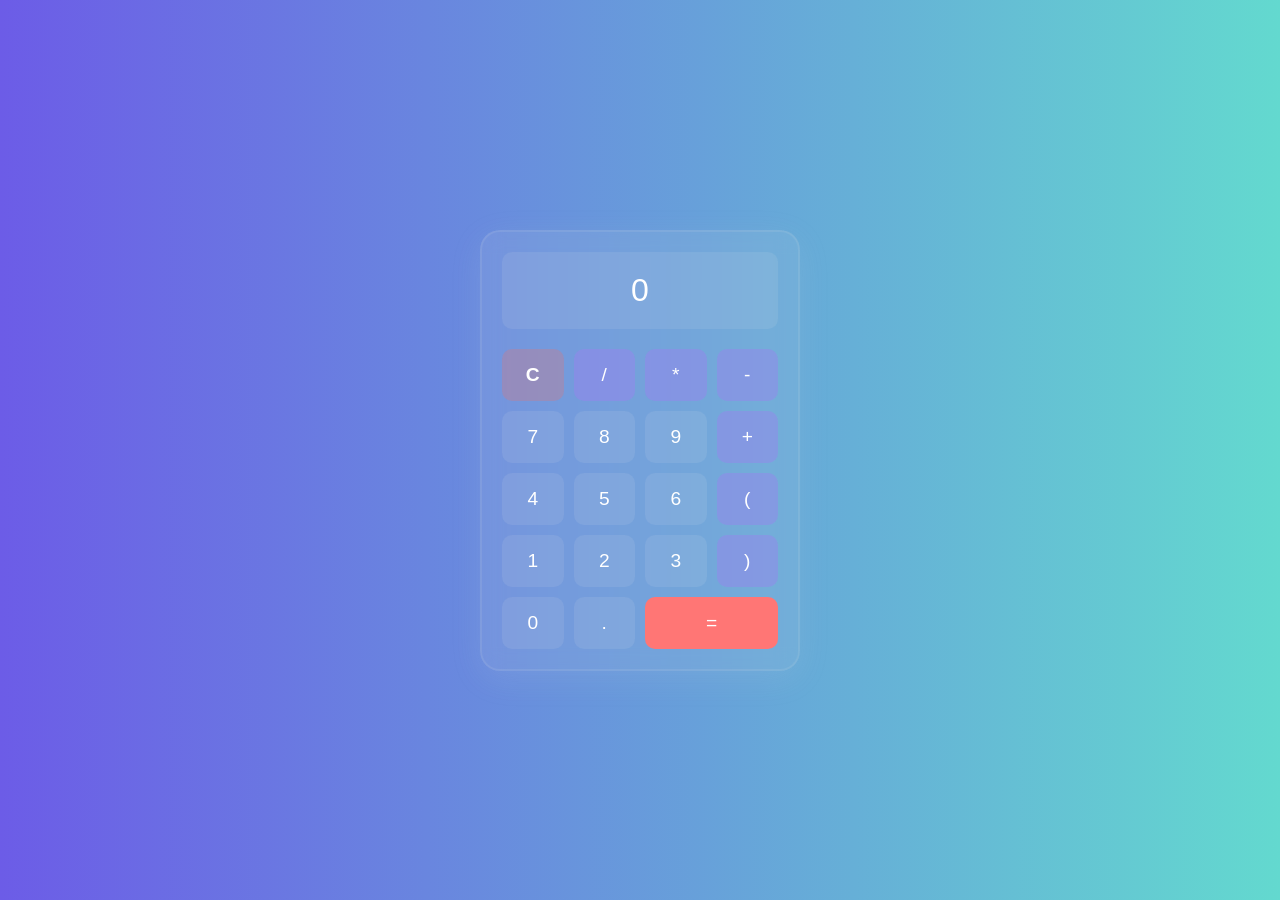
<file: Calculator/index.html>
<!DOCTYPE html>
<html lang="en">
<head>
    <meta charset="UTF-8">
    <meta name="viewport" content="width=device-width, initial-scale=1.0">
    <title>Calculator</title>
    <link rel="stylesheet" href="style.css">
</head>
<body>
    <div class="calculator">
        <div class="display">0</div>
        <div class="button">
            <button class="clear" onclick="clearDisplay()">C</button>
            <button class="operator" onclick="appendToDisplay('/')">/</button>
            <button class="operator" onclick="appendToDisplay('*')">*</button>
            <button class="operator" onclick="appendToDisplay('-')">-</button>
            <button onclick="appendToDisplay('7')">7</button>
            <button onclick="appendToDisplay('8')">8</button>
            <button onclick="appendToDisplay('9')">9</button>
            <button class="operator" onclick="appendToDisplay('+')">+</button>
            <button onclick="appendToDisplay('4')">4</button>
            <button onclick="appendToDisplay('5')">5</button>
            <button onclick="appendToDisplay('6')">6</button>
            <button class="operator" onclick="appendToDisplay('(')">(</button>
            <button onclick="appendToDisplay('1')">1</button>
            <button onclick="appendToDisplay('2')">2</button>
            <button onclick="appendToDisplay('3')">3</button>
            <button class="operator" onclick="appendToDisplay(')')">)</button>
            <button onclick="appendToDisplay('0')">0</button>
            <button onclick="appendToDisplay('.')">.</button>
            <button class="equals" onclick="calculate()" style="grid-column: span 2;">=</button>
        </div>
    </div>    
    <script src="index.js"></script>
</body>
</html>
</file>
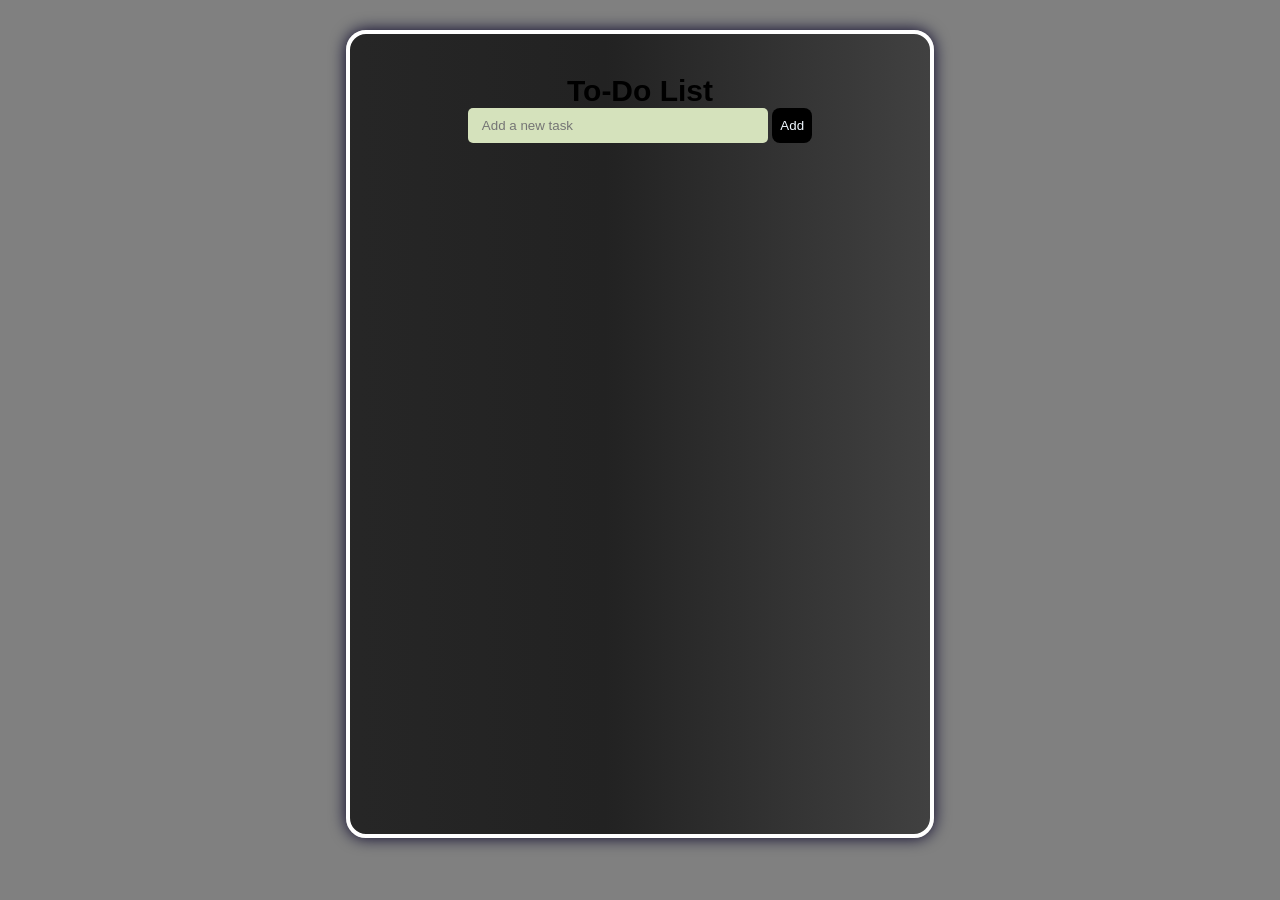
<file: To do list/index.html>
<!DOCTYPE html>
<html lang="en">
<head>
    <meta charset="UTF-8">
    <meta name="viewport" content="width=device-width, initial-scale=1.0">
    <title>To do list</title>
    <link rel="stylesheet" href="style.css">
</head>
<body>
    <div class="container">
        <h2>To-Do List</h2>
        <input type="text" id="task" placeholder="    Add a new task">
        <button id="button">Add</button>
        <ul class="task-list"></ul>
    </div>
    <script src="index.js"></script>
</body>
</html>
</file>
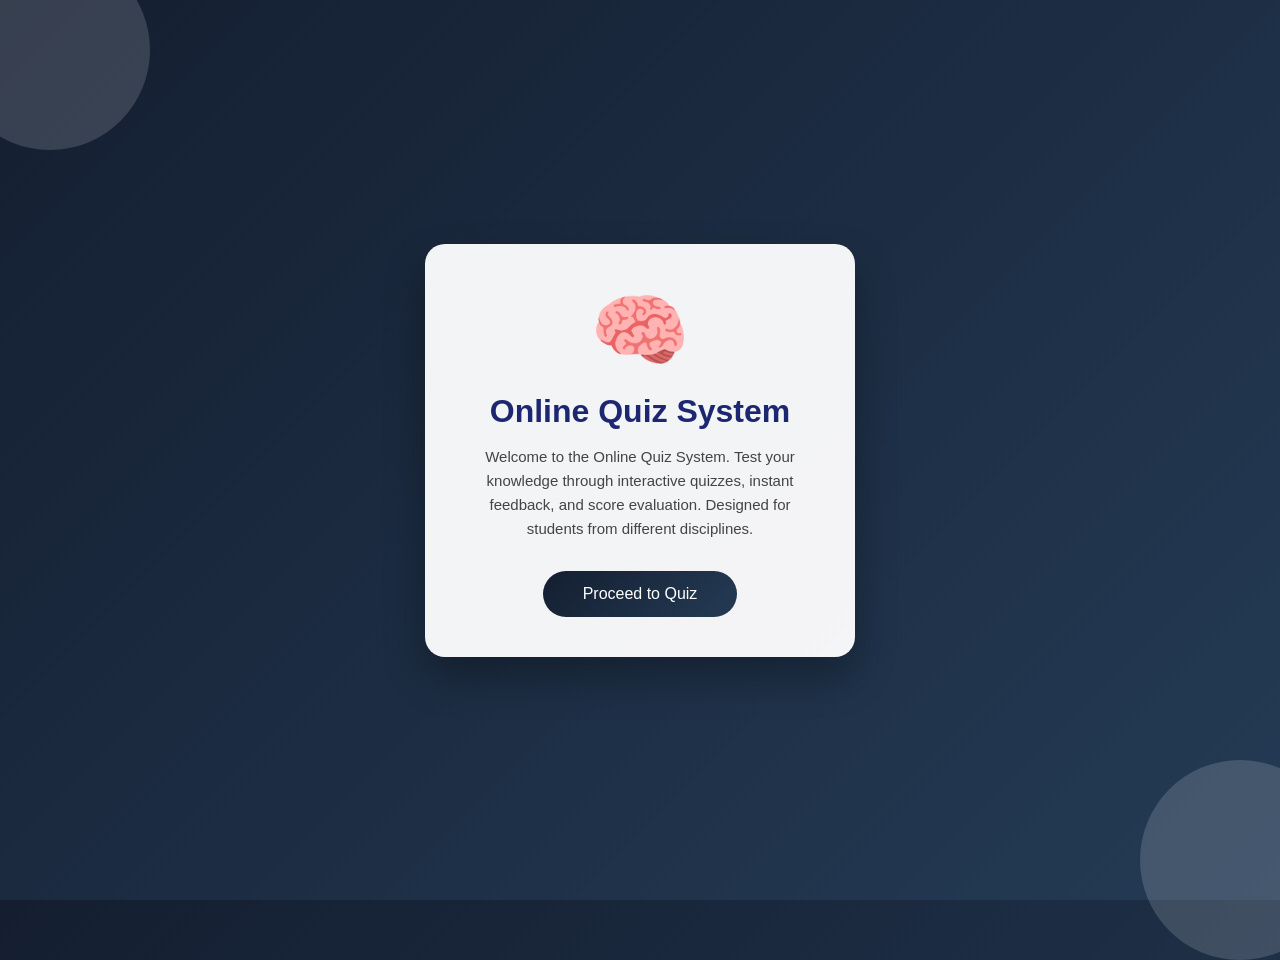
<file: DSA-project/src/main/resources/templates/index.html>
<!DOCTYPE html>
<html lang="en" xmlns:th="http://www.thymeleaf.org">
<head>
    <meta charset="UTF-8">
    <meta name="viewport" content="width=device-width, initial-scale=1.0">
    <title>Online Quiz System | Welcome</title>

    <style>
        *{
            margin:0;
            padding:0;
            box-sizing:border-box;
            font-family:'Segoe UI', Tahoma, Geneva, Verdana, sans-serif;
        }

        body{
            height:100vh;
            display:flex;
            justify-content:center;
            align-items:center;
            background: linear-gradient(135deg, #141e30, #243b55);
            overflow:hidden;
        }

        .circle{
            position:absolute;
            width:200px;
            height:200px;
            background:rgba(255,255,255,0.15);
            border-radius:50%;
            animation:float 6s infinite ease-in-out;
        }

        .circle:nth-child(1){
            top:-50px;
            left:-50px;
        }

        .circle:nth-child(2){
            bottom:-60px;
            right:-60px;
            animation-delay:2s;
        }

        .welcome-box{
            background:rgba(255,255,255,0.95);
            padding:40px 50px;
            width:430px;
            border-radius:20px;
            text-align:center;
            box-shadow:0 20px 40px rgba(0,0,0,0.3);
            animation:fadeIn 1.2s ease;
            z-index:1;
        }

        .icon{
            font-size:80px;
            margin-bottom:15px;
            animation:bounce 2.5s infinite;
        }

        h1{
            font-size:32px;
            color:#1d2671;
            margin-bottom:15px;
            animation:slideIn 1.2s ease;
        }

        p{
            font-size:15px;
            color:#444;
            line-height:1.6;
            margin-bottom:30px;
            animation:slideIn 1.6s ease;
        }

        .btn{
            display:inline-block;
            padding:14px 40px;
            font-size:16px;
            color:#fff;
            background: linear-gradient(135deg, #141e30, #243b55);
            border:none;
            border-radius:30px;
            cursor:pointer;
            text-decoration:none;
            transition:all 0.4s ease;
            animation:pulse 2s infinite;
        }

        .btn:hover{
            transform:translateY(-3px) scale(1.05);
            box-shadow:0 10px 25px rgba(0,0,0,0.3);
        }

        @keyframes fadeIn{
            from{opacity:0; transform:translateY(30px);}
            to{opacity:1; transform:translateY(0);}
        }

        @keyframes slideIn{
            from{opacity:0; transform:translateX(-40px);}
            to{opacity:1; transform:translateX(0);}
        }

        @keyframes bounce{
            0%,100%{transform:translateY(0);}
            50%{transform:translateY(-15px);}
        }

        @keyframes pulse{
            0%{box-shadow:0 0 0 0 rgba(195,55,100,0.6);}
            70%{box-shadow:0 0 0 15px rgba(195,55,100,0);}
            100%{box-shadow:0 0 0 0 rgba(195,55,100,0);}
        }

        @keyframes float{
            0%{transform:translateY(0);}
            50%{transform:translateY(20px);}
            100%{transform:translateY(0);}
        }
    </style>
</head>

<body>

    <div class="circle"></div>
    <div class="circle"></div>

    <div class="welcome-box">
        <div class="icon">🧠</div>
        <h1>Online Quiz System</h1>
        <p>
            Welcome to the Online Quiz System. Test your knowledge through
            interactive quizzes, instant feedback, and score evaluation.
            Designed for students from different disciplines.
        </p>
        <a href="/form" class="btn">Proceed to Quiz</a>
    </div>

</body>
</html>
</file>
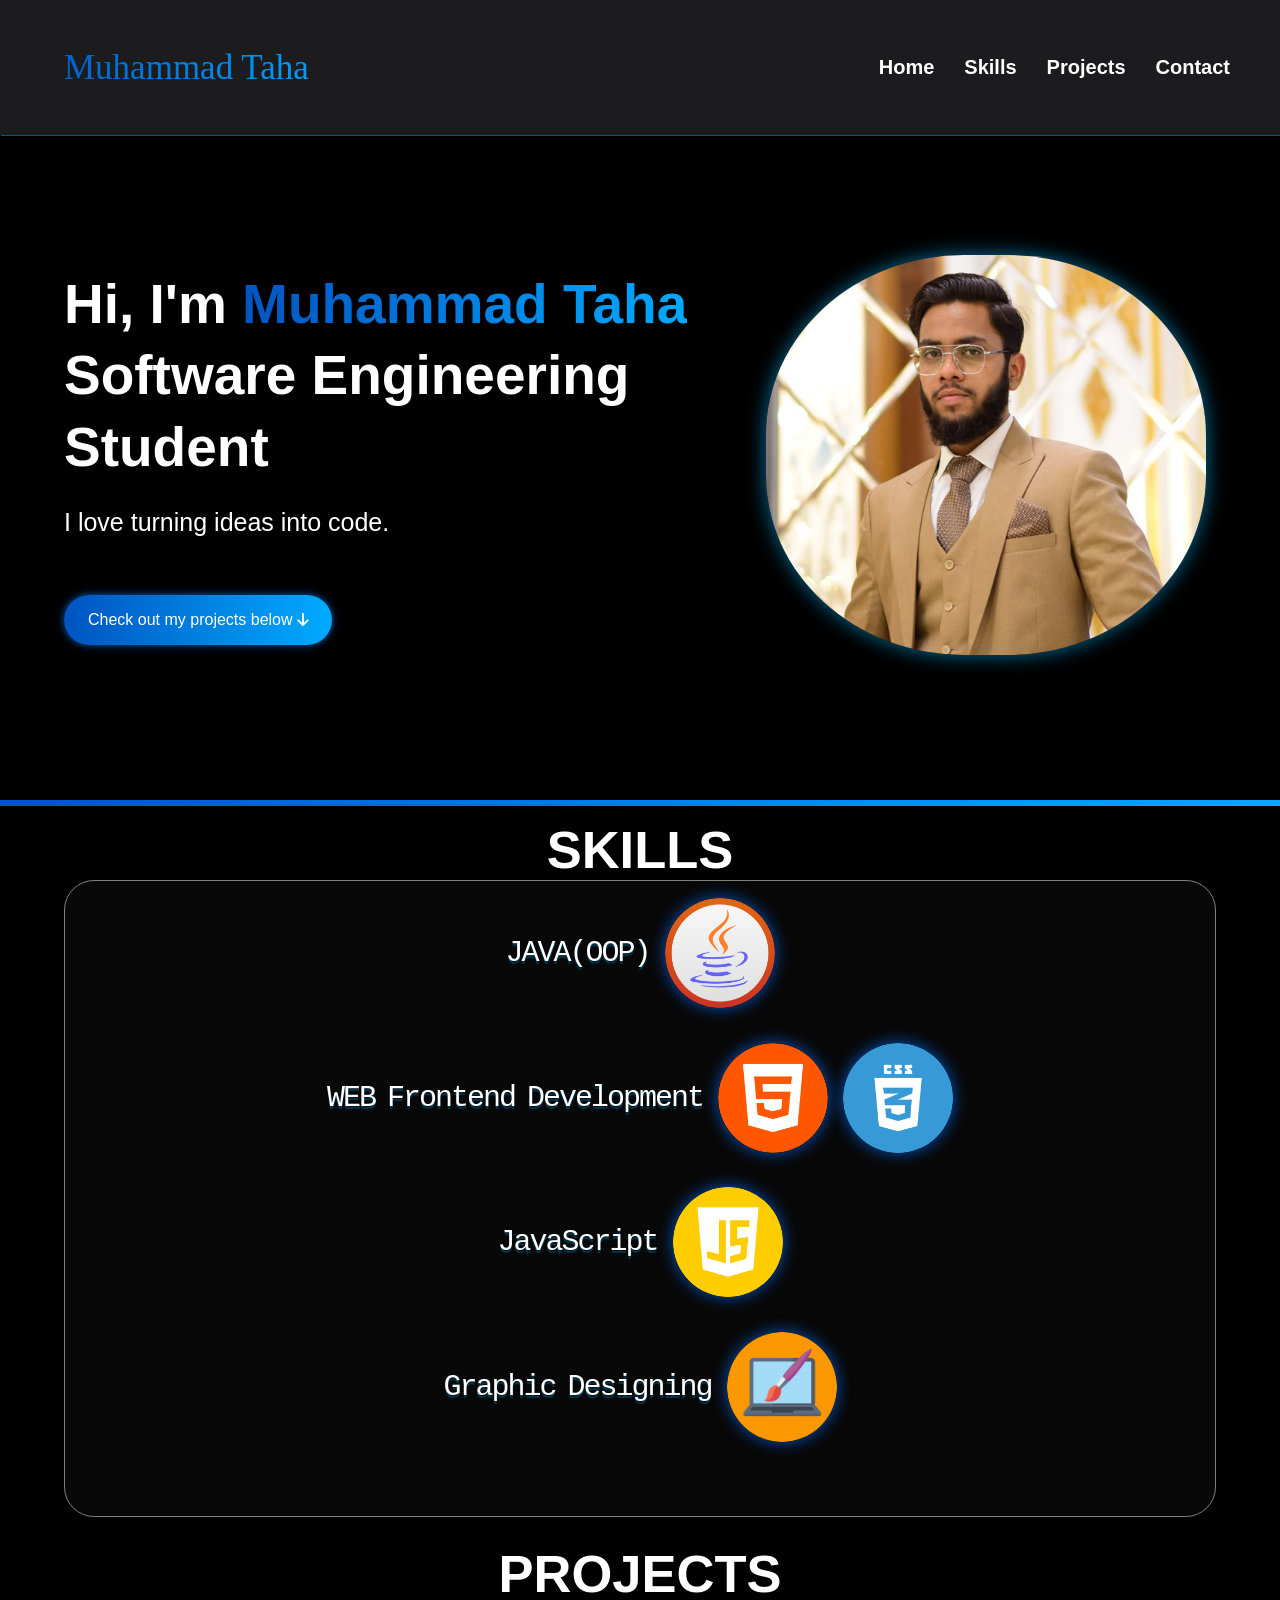
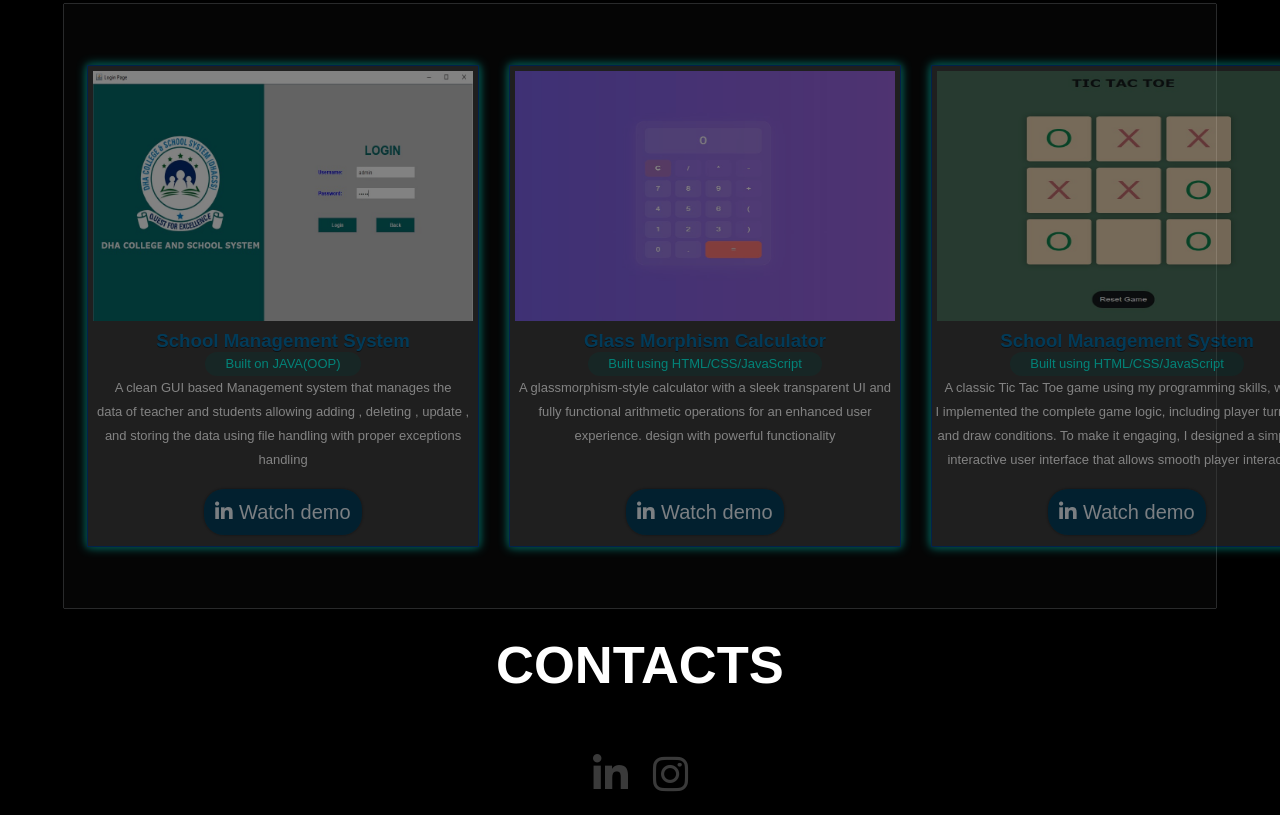
<file: portfolio/portfolio.html>
<!DOCTYPE html>
<html lang="en">

<head>
    <meta charset="UTF-8">
    <meta name="viewport" content="width=device-width, initial-scale=1.0">
    <link rel="stylesheet" href="https://cdnjs.cloudflare.com/ajax/libs/font-awesome/4.7.0/css/font-awesome.min.css">
    <link rel="stylesheet" href="https://cdnjs.cloudflare.com/ajax/libs/font-awesome/6.5.2/css/all.min.css">
    <link rel="stylesheet" href="https://cdnjs.cloudflare.com/ajax/libs/font-awesome/4.7.0/css/font-awesome.min.css">
    <title>My Portfolio</title>
    <link rel="stylesheet" href="portfolio.css">
</head>

<body>

    <nav>
        <div class="logo"> Muhammad <span>Taha</span> </div>
        <div class="nav-links">
            <ul class="nav-list">
                <li><a href="#home">Home</a></li>
                <li><a href="#skills">Skills</a></li>
                <li><a href="#projects">Projects</a></li>
                <li><a href="#contact">Contact</a></li>
            </ul>
        </div>
        <i style="font-size:24px" onclick="toggleMenu()" class="fa">&#xf0c9;</i>
    </nav>

    <section class="intro" id="home">
        <div class="me">
            <h1>Hi, I'm <span>Muhammad Taha</span><br>Software Engineering Student</h1>
            <p> I love turning ideas into code.</p>
            <br>
            <a href="#projects" >Check out my projects below <i style='font-size:15px' class='fas'>&#xf063;</i></a>
        </div>

        <div class="profile">
            <img src="mypic.jpg" alt="My picture">
        </div>
    </section>

    <div class="line"></div>

    <section class="skill-section" id="skills">
        <div class="heading">
            <h1>SKILLS</h1>
        </div>

        <div class="skills-container">
            <div class="skill">JAVA(OOP)
                <img src="java.png" alt="Icon" id="icon">
            </div>
            <div class="skill">WEB Frontend Development
                <img src="html.png" alt="Icon"><img src="css.png" alt="Icon">
            </div>
            <div class="skill">JavaScript
                <img src="js.png" alt="Icon">
            </div>
            <div class="skill">Graphic Designing
                <img src="graphic-designing.jpg" alt="Icon">
            </div>
        </div>
    </section>

    <section class="Project-section" id="projects">
        <div class="heading">
            <h1>PROJECTS</h1>
        </div>

        <div class="projects-container">
            <div class="p-card">
                <img src="SMS.jpg" alt="project image">
                <h3>School Management System</h3>
                <p id="sub-head-1">Built on JAVA(OOP)</p>
                <p>A clean GUI based Management system that manages the <br> data of teacher and students allowing adding , deleting , 
                    update , <br> and storing the data using file handling with proper exceptions handling</p>
                <a href="p-link"><i class="fa-brands fa-linkedin"></i> Watch demo </a>
            </div>

            <div class="p-card calculator">
                <img src="calculator-p.jpg" alt="project image">
                <h3>Glass Morphism Calculator</h3>
                <p id="sub-head">Built using HTML/CSS/JavaScript</p>
                <p>A glassmorphism-style calculator with a sleek transparent UI and fully functional arithmetic operations for an enhanced user experience. design with powerful functionality</p>
                <a href="p-link"><i class="fa-brands fa-linkedin"></i> Watch demo </a>
            </div>

            <div class="p-card">
                <img src="tic-tac-toe.jpg" alt="project image">
                <h3>School Management System</h3>
                <p id="sub-head">Built using HTML/CSS/JavaScript</p>
                <p>A classic Tic Tac Toe game using my programming skills, where<br>I implemented the  complete game logic, including player turns, win and draw conditions. To make it engaging, I designed a simple yet interactive user interface that allows smooth player interaction. </p>
                <a href="p-link"><i class="fa-brands fa-linkedin"></i> Watch demo </a>
            </div>

        </div>
    </section>

    <section class="contact-section">
        <div class="heading">
            <h1>CONTACTS</h1>
        </div>

        <div class="contacts">
            <a href=""><i class="fa-brands fa-linkedin"></i></a>
            <a href=""><i class="fab fa-instagram"></i></a>
        </div>
    </section>

    <script src="portfolio.js"></script>
</body>

</html>
</file>
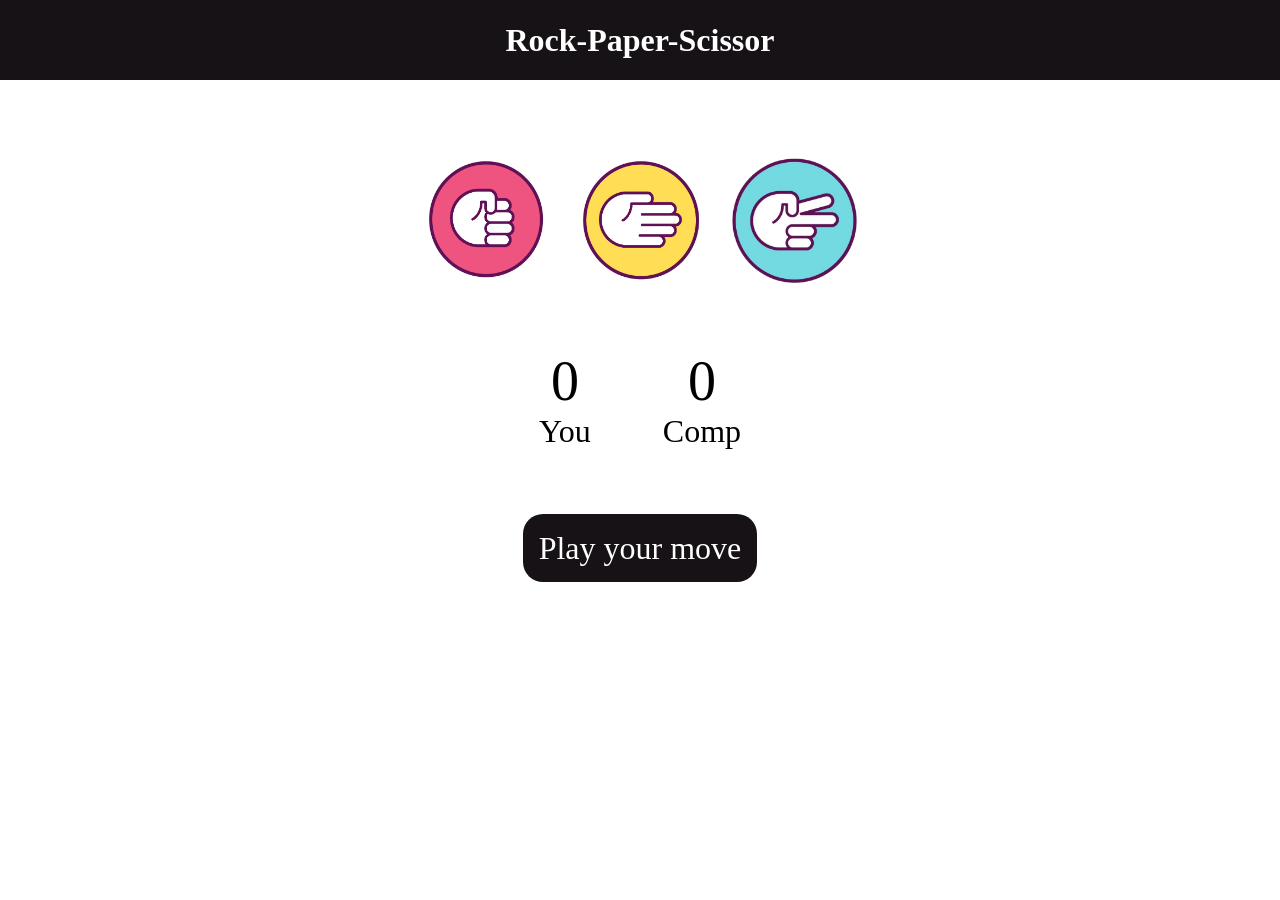
<file: rock paper scissor/rockpaper.html>
<!DOCTYPE html>
<html lang="en">
<head>
    <meta charset="UTF-8">
    <meta name="viewport" content="width=device-width, initial-scale=1.0">
    <title>ROCK-PAPER-SCISSOR</title>
    <link rel="stylesheet" href="rockpaper.css">
</head>
<body>
    <h1>Rock-Paper-Scissor</h1>
    <div class="choices">
        <div class="choice" id="rock">
            <img src="rock.png" alt="rock">
        </div>
        <div class="choice" id="paper">
            <img src="paper.png" alt="rock">
        </div>
        <div class="choice" id="scissor">
            <img src="scissor.png" alt="rock">
        </div>
    </div>

    <div class="score-board">
        <div class="score">
            <p id="user">0</p>
            <p>You</p>
        </div>
        <div class="score">
            <p id="comp">0</p>
            <p>Comp</p>
        </div>
    </div>

    <div class="msg-container">
        <p id="msg">Play your move</p>
    </div>
    <script src="rockpaper.js"></script>
</body>
</html>
</file>
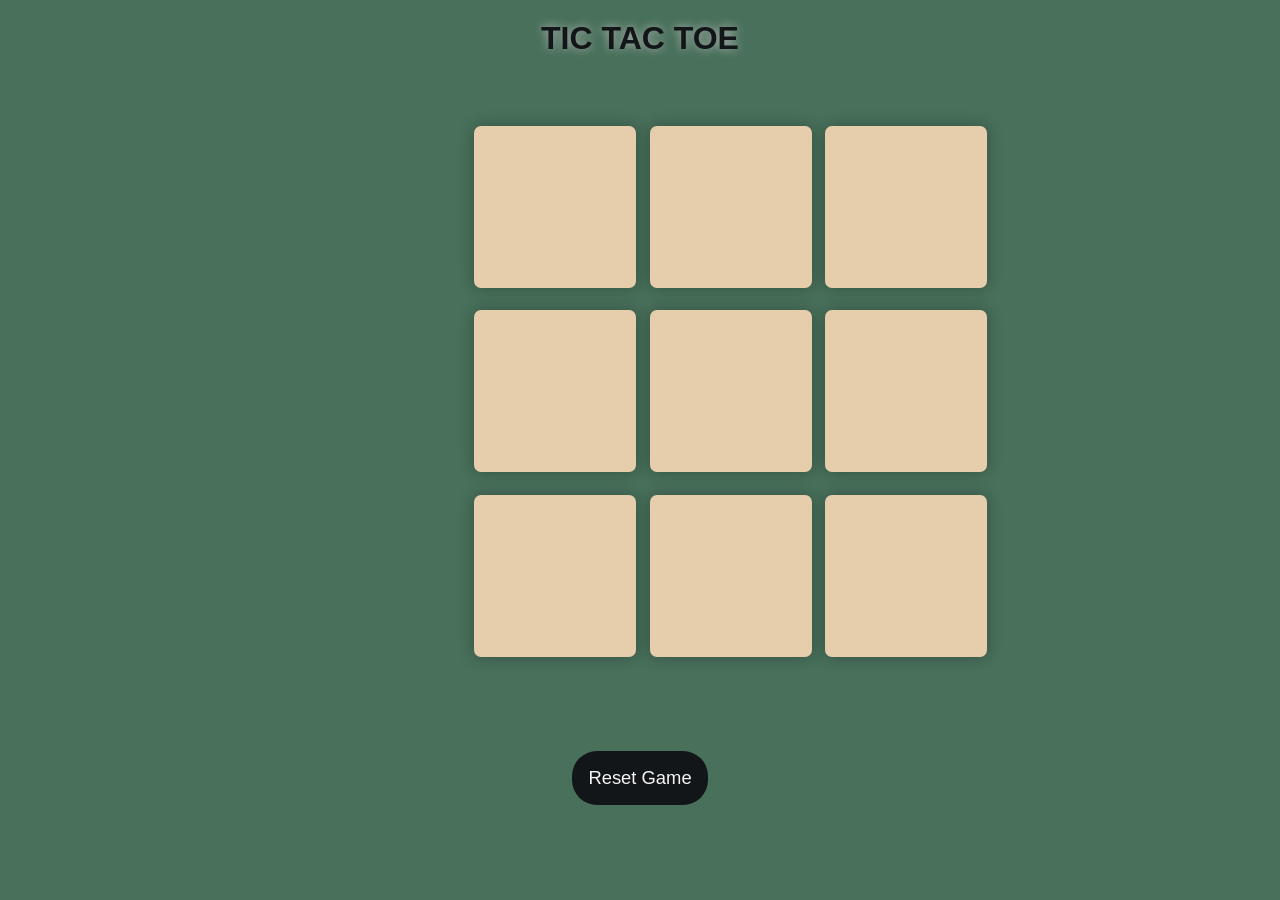
<file: tic tac toe/tictactoe.html>
<!DOCTYPE html>
<html lang="en">
<head>
    <meta charset="UTF-8">
    <meta name="viewport" content="width=device-width, initial-scale=1.0">
    <title>TIC-TAC-TOE</title>
    <link rel="stylesheet" href="tictactoe.css">
</head>
<body>
    <div class="msg-container hide">
        <p id="msg">Winner</p>
        <button id="new-btn">New Game</button>
    </div>
   <main>
    <h1>TIC TAC TOE</h1>
    <div class="container">
         <div class="game">
            <button class="box"></button>
            <button class="box"></button>
            <button class="box"></button>
            <button class="box"></button>
            <button class="box"></button>
            <button class="box"></button>
            <button class="box"></button>
            <button class="box"></button>
            <button class="box"></button>
          </div>
        </div>
        <button id="reset">Reset Game</button>
    </main>
    <script src="tictactoe.js"></script>
</body>
</html>
</file>
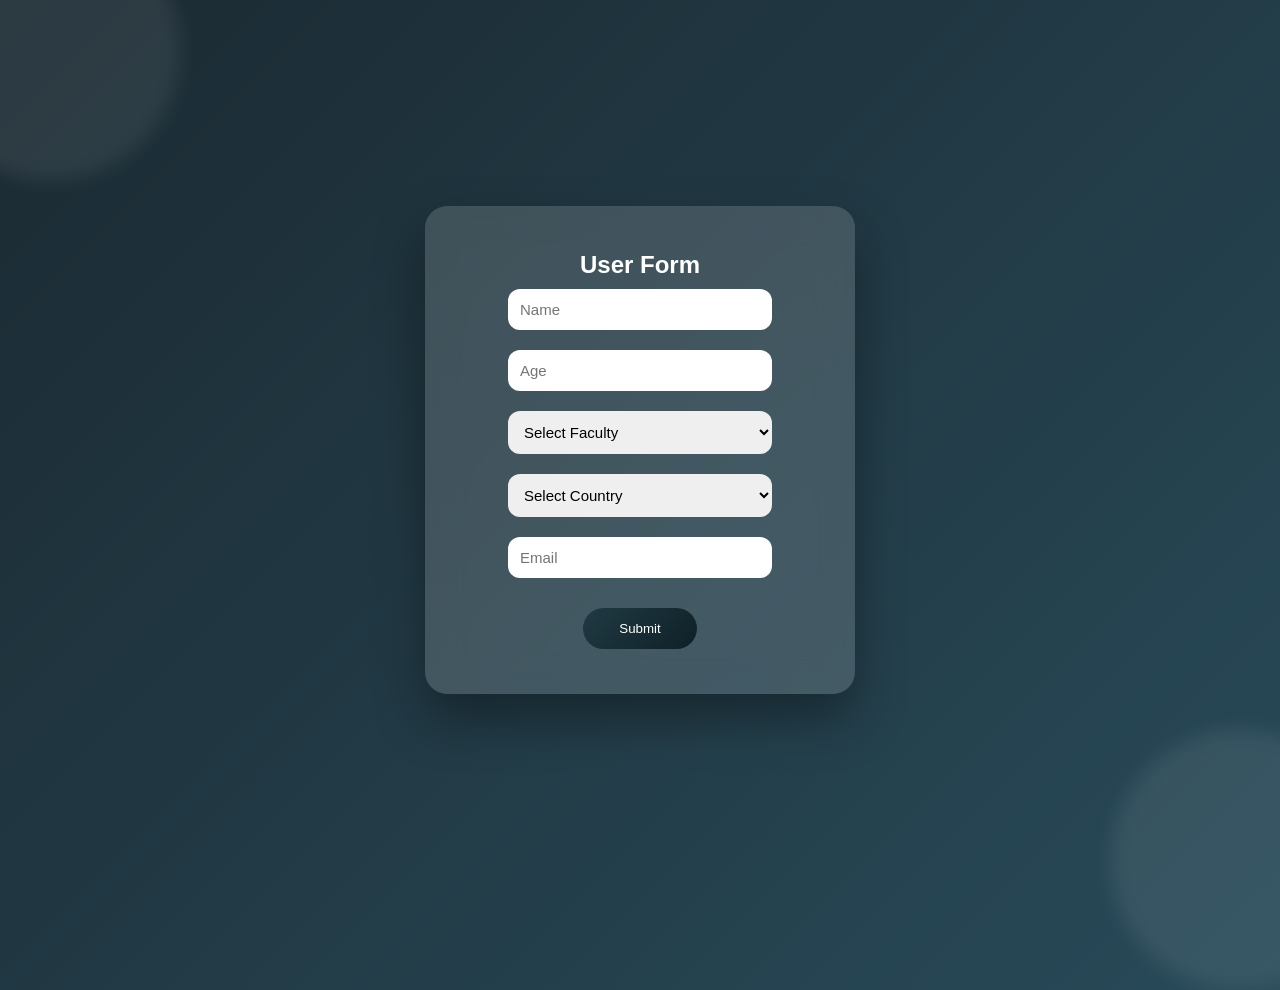
<file: DSA-project/src/main/resources/templates/form.html>
<!DOCTYPE html>
<html lang="en" xmlns:th="http://www.thymeleaf.org">
<head>
<meta charset="UTF-8">
<meta name="viewport" content="width=device-width, initial-scale=1.0">
<title>Online Quiz System | User-Form</title>
<style>
*{margin:0;padding:0;box-sizing:border-box;font-family:'Segoe UI',Tahoma,Geneva,Verdana,sans-serif;}
body{height:100vh;display:flex;justify-content:center;align-items:center;background:linear-gradient(-45deg,#0f2027,#203a43,#2c5364,#1b2a32);background-size:400% 400%;animation:bgMove 12s ease infinite;}
.blob{position:absolute;width:260px;height:260px;background:rgba(255,255,255,0.08);border-radius:50%;filter:blur(10px);animation:blobFloat 14s infinite ease-in-out;}
.blob.one{top:-80px;left:-80px;}
.blob.two{bottom:-90px;right:-90px;animation-delay:4s;}
.form-box{background:rgba(255,255,255,0.15);backdrop-filter:blur(18px);padding:45px 50px;width:430px;border-radius:22px;text-align:center;box-shadow:0 25px 50px rgba(0,0,0,0.35);}
input, select{width:80%;padding:12px;margin:10px 0;border-radius:12px;border:none;outline:none;font-size:15px;}
.btn{margin-top:20px;padding:13px 36px;border:none;border-radius:30px;background:linear-gradient(135deg,#203a43,#0f2027);color:#fff;cursor:pointer;transition:0.4s;}
.btn:hover{transform:translateY(-3px);box-shadow:0 12px 30px rgba(0,0,0,0.4);}
@keyframes bgMove{0%{background-position:0% 50%;}50%{background-position:100% 50%;}100%{background-position:0% 50%;}}
@keyframes blobFloat{0%,100%{transform:translateY(0);}50%{transform:translateY(40px);}}
h2{color:white}
</style>
</head>
<body>

<div class="blob one"></div>
<div class="blob two"></div>

<div class="form-box">
    <form action="/Menu" method="post">
        <h2>User Form</h2>
        <input type="text" id="name" placeholder="Name" required name="name">
        <input type="number" id="age" placeholder="Age" required name="age">
        <select id="faculty" name="faculty" required>
            <option value="" disabled selected>Select Faculty</option>
            <option value="CS">CS</option>
            <option value="BBA">BBA</option>
            <option value="MBBS">MBBS</option>
        </select>
        <select id="country" name="country" required>
            <option value="" disabled selected>Select Country</option>
            <option value="Pakistan">Pakistan</option>
            <option value="USA">USA</option>
            <option value="UK">UK</option>
        </select>
        <input type="email" id="email" placeholder="Email" required name="email">
        <button class="btn" id="submitBtn" type="submit">Submit</button>
    </form>
    
</div>

<script>
document.getElementById('submitBtn').addEventListener('click', ()=>{
    const faculty = document.getElementById('faculty').value;
    if(!faculty) { alert("Select faculty"); return; }
    localStorage.setItem('selectedFaculty', faculty);
});
</script>

</body>
</html>
</file>
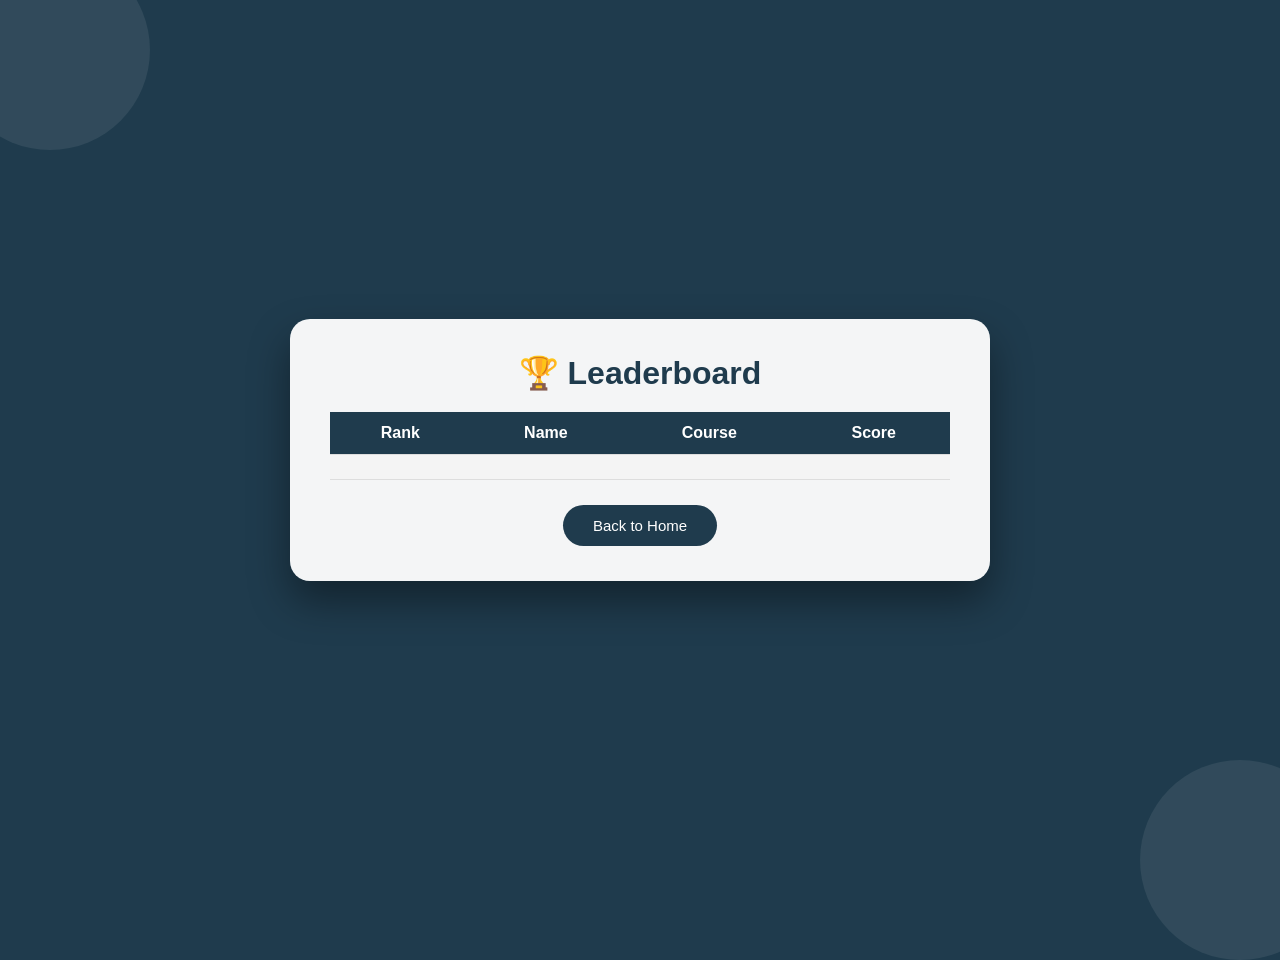
<file: DSA-project/src/main/resources/templates/leaderboard.html>
<!DOCTYPE html>
<html lang="en" xmlns:th="http://www.thymeleaf.org">
<head>
    <meta charset="UTF-8">
    <meta name="viewport" content="width=device-width, initial-scale=1.0">
    <title>Leaderboard | Online Quiz System</title>

    <style>
        *{
            margin:0;
            padding:0;
            box-sizing:border-box;
            font-family:'Segoe UI', Tahoma, Geneva, Verdana, sans-serif;
        }

        body{
            height:100vh;
            display:flex;
            justify-content:center;
            align-items:center;
            background:#1F3B4D;
            overflow:hidden;
        }

        .circle{
            position:absolute;
            width:200px;
            height:200px;
            background:rgba(255,255,255,0.08);
            border-radius:50%;
            animation:float 6s infinite ease-in-out;
        }

        .circle:nth-child(1){
            top:-50px;
            left:-50px;
        }

        .circle:nth-child(2){
            bottom:-60px;
            right:-60px;
            animation-delay:2s;
        }

        .box{
            background:rgba(255,255,255,0.95);
            padding:35px 40px;
            width:700px;
            border-radius:20px;
            text-align:center;
            box-shadow:0 20px 40px rgba(0,0,0,0.4);
            animation:fadeIn 1.2s ease;
            z-index:1;
        }

        h1{
            font-size:32px;
            color:#1F3B4D;
            margin-bottom:20px;
            animation:slideIn 1.2s ease;
        }

        table{
            width:100%;
            border-collapse:collapse;
            margin-bottom:25px;
            animation:slideIn 1.6s ease;
        }

        th, td{
            padding:12px;
            text-align:center;
            border-bottom:1px solid #ddd;
        }

        th{
            background:#1F3B4D;
            color:#fff;
        }

        tr:nth-child(even){
            background:#f4f4f4;
        }

        .btn{
            display:inline-block;
            padding:12px 30px;
            font-size:15px;
            color:#fff;
            background:#1F3B4D;
            border:none;
            border-radius:30px;
            cursor:pointer;
            text-decoration:none;
            transition:all 0.4s ease;
            animation:pulse 2s infinite;
        }

        .btn:hover{
            transform:translateY(-3px) scale(1.05);
            box-shadow:0 10px 25px rgba(0,0,0,0.3);
        }

        @keyframes fadeIn{
            from{opacity:0; transform:translateY(30px);}
            to{opacity:1; transform:translateY(0);}
        }

        @keyframes slideIn{
            from{opacity:0; transform:translateX(-40px);}
            to{opacity:1; transform:translateX(0);}
        }

        @keyframes pulse{
            0%{box-shadow:0 0 0 0 rgba(31,59,77,0.6);}
            70%{box-shadow:0 0 0 15px rgba(31,59,77,0);}
            100%{box-shadow:0 0 0 0 rgba(31,59,77,0);}
        }

        @keyframes float{
            0%{transform:translateY(0);}
            50%{transform:translateY(20px);}
            100%{transform:translateY(0);}
        }
    </style>
</head>

<body>

    <div class="circle"></div>
    <div class="circle"></div>

    <div class="box">
        <h1>🏆 Leaderboard</h1>

        <table>
            <tr>
                <th>Rank</th>
                <th>Name</th>
                <th>Course</th>
                <th>Score</th>
            </tr>
            <tr th:each="entry , stat : ${leaderboard}">
                <td th:text="${stat.count}"></td>
                <td th:text="${entry.name}"></td>
                <td th:text="${entry.course}"></td>
                <td th:text="${entry.percentage} + '%'"></td>
            </tr>
        </table>

        <a href="/" class="btn">Back to Home</a>
    </div>

</body>
</html>
</file>
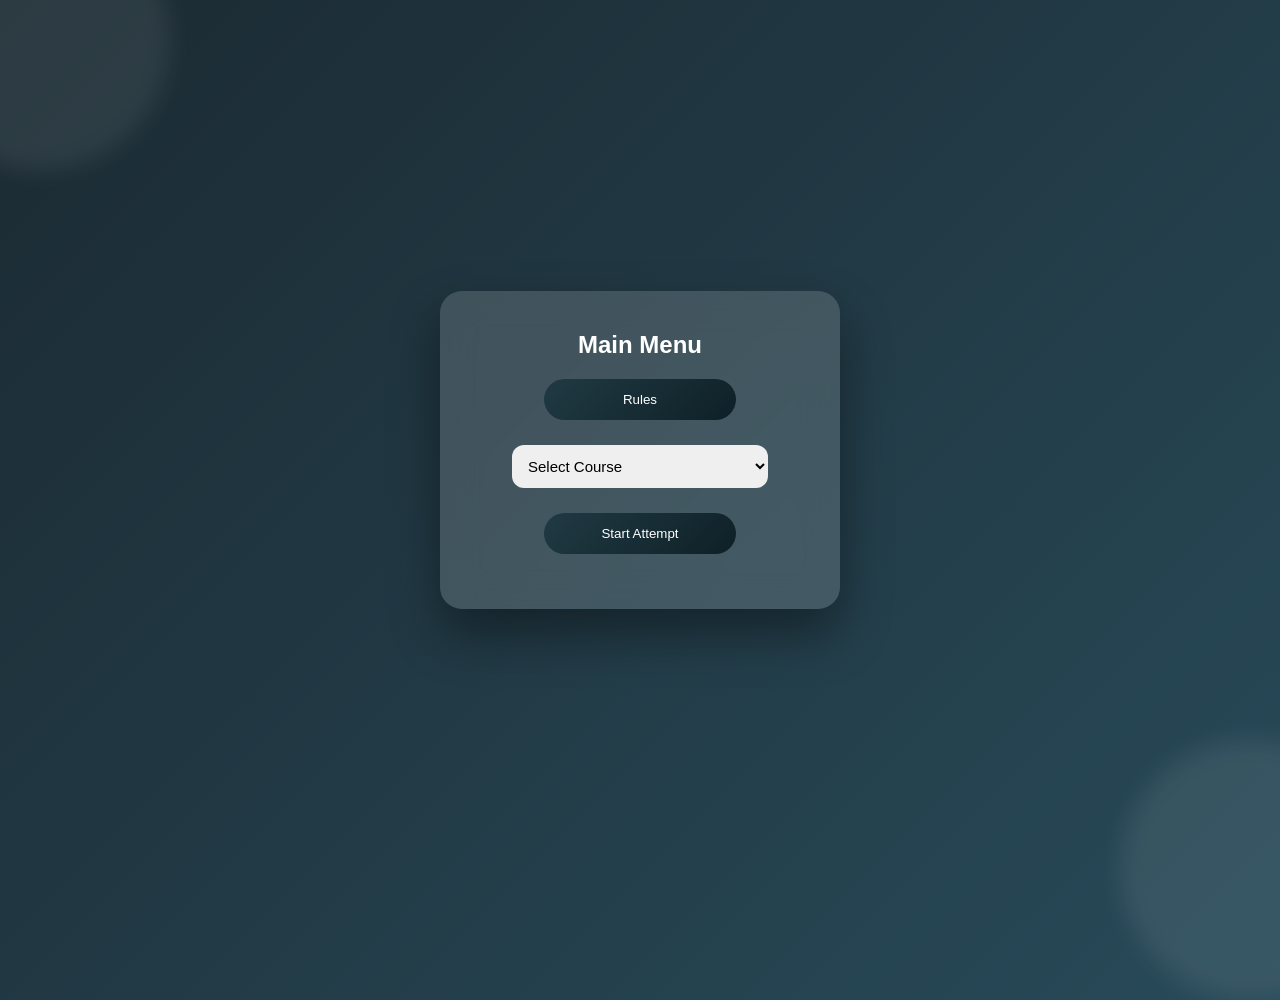
<file: DSA-project/src/main/resources/templates/Menu.html>
<!DOCTYPE html>
<html lang="en" xmlns:th="http://www.thymeleaf.org">
<head>
<meta charset="UTF-8">
<meta name="viewport" content="width=device-width, initial-scale=1.0">
<title>Online Quiz System | Main Menu</title>
<style>
*{margin:0;padding:0;box-sizing:border-box;font-family:'Segoe UI',Tahoma,Geneva,Verdana,sans-serif;}
body{height:100vh;display:flex;justify-content:center;align-items:center;background:linear-gradient(-45deg,#0f2027,#203a43,#2c5364,#1b2a32);background-size:400% 400%;animation:bgMove 14s ease infinite;overflow:hidden;}
.blob{position:absolute;width:260px;height:260px;background:rgba(255,255,255,0.08);border-radius:50%;filter:blur(12px);animation:blobFloat 15s infinite ease-in-out;}
.blob.one{top:-90px;left:-90px;}
.blob.two{bottom:-100px;right:-100px;animation-delay:5s;}
.result-box{background:rgba(255,255,255,0.15);backdrop-filter:blur(18px);width:400px;padding:40px;border-radius:22px;text-align:center;box-shadow:0 25px 50px rgba(0,0,0,0.4);animation:cardReveal 1.4s ease forwards;opacity:0;transform:translateY(40px);}
h2{color:#ffffff;margin-bottom:20px;}
select{width:80%;padding:12px;margin:10px 0;border-radius:12px;border:none;outline:none;font-size:15px;}
.btn{margin:15px 0;padding:13px 36px;border:none;border-radius:30px;background:linear-gradient(135deg,#203a43,#0f2027);color:#fff;cursor:pointer;transition:0.4s;display:block;width:60%;margin-left:auto;margin-right:auto;}
.btn:hover{transform:translateY(-3px);box-shadow:0 12px 30px rgba(0,0,0,0.4);}
.modal{display:none;position:fixed;top:0;left:0;width:100%;height:100%;background:rgba(0,0,0,0.6);backdrop-filter:blur(5px);justify-content:center;align-items:center;z-index:10;}
.modal-content{background:rgba(255,255,255,0.15);backdrop-filter:blur(18px);padding:30px;border-radius:20px;width:350px;text-align:left;color:#fff;box-shadow:0 25px 50px rgba(0,0,0,0.4);animation:cardReveal 0.6s ease forwards;}
.modal-content h3{margin-bottom:15px;}
.modal-content ul{padding-left:20px;}
.close-btn{background:#ff4c4c;border:none;padding:8px 15px;border-radius:12px;cursor:pointer;float:right;color:#fff;font-weight:bold;margin-top:-10px;margin-right:-10px;}
@keyframes bgMove{0%{background-position:0% 50%;}50%{background-position:100% 50%;}100%{background-position:0% 50%;}}
@keyframes blobFloat{0%,100%{transform:translateY(0);}50%{transform:translateY(40px);}}
@keyframes cardReveal{to{opacity:1; transform:translateY(0);}}
</style>
</head>
<body>

<div class="blob one"></div>
<div class="blob two"></div>

<div class="result-box">

    <h2>Main Menu</h2>
    <button class="btn" id="rulesBtn">Rules</button>
    <form action="/Quiz" method="post">
        <select id="courseSelect" name="course" required>
            <option value="" disabled selected>Select Course</option>
        </select>
        <button class="btn" id="startBtn" type="submit">Start Attempt</button>
    </form>
</div>

<div class="modal" id="rulesModal">
    <div class="modal-content">
        <button class="close-btn" id="closeModal">X</button>
        <h3>Quiz Rules</h3>
        <ul>
            <li>Read all questions carefully.</li>
            <li>No negative marking for wrong answers.</li>
            <li>Complete the quiz within the given time.</li>
            <li>Do not refresh or close the page during attempt.</li>
            <li>Each question carries equal marks.</li>
        </ul>
    </div>
</div>

<script>
const rulesBtn = document.getElementById('rulesBtn');
const modal = document.getElementById('rulesModal');
const closeModal = document.getElementById('closeModal');
rulesBtn.addEventListener('click', ()=>modal.style.display="flex");
closeModal.addEventListener('click', ()=>modal.style.display="none");
window.addEventListener('click', e=>{if(e.target===modal) modal.style.display="none";});

const courseSelect = document.getElementById('courseSelect');
const startBtn = document.getElementById('startBtn');

const faculty = localStorage.getItem('selectedFaculty');
const courses = {
    CS: ["DSA","OOP","Networking"],
    BBA: ["Marketing","Accounting","Management"],
    MBBS: ["Pharmacology","Physiology","Anatomy"]
};

if(faculty && courses[faculty]){
    courses[faculty].forEach(c=>{
        const option = document.createElement('option');
        option.value = c;
        option.textContent = c;
        courseSelect.appendChild(option);
    });
}

startBtn.addEventListener('click', ()=>{
    const selectedCourse = courseSelect.value;
    if(!selectedCourse){
        alert("Please select a course first!");
        return;
    }
    localStorage.setItem('selectedCourse', selectedCourse);
    window.location.href = "Quiz";
});
</script>

</body>
</html>
</file>
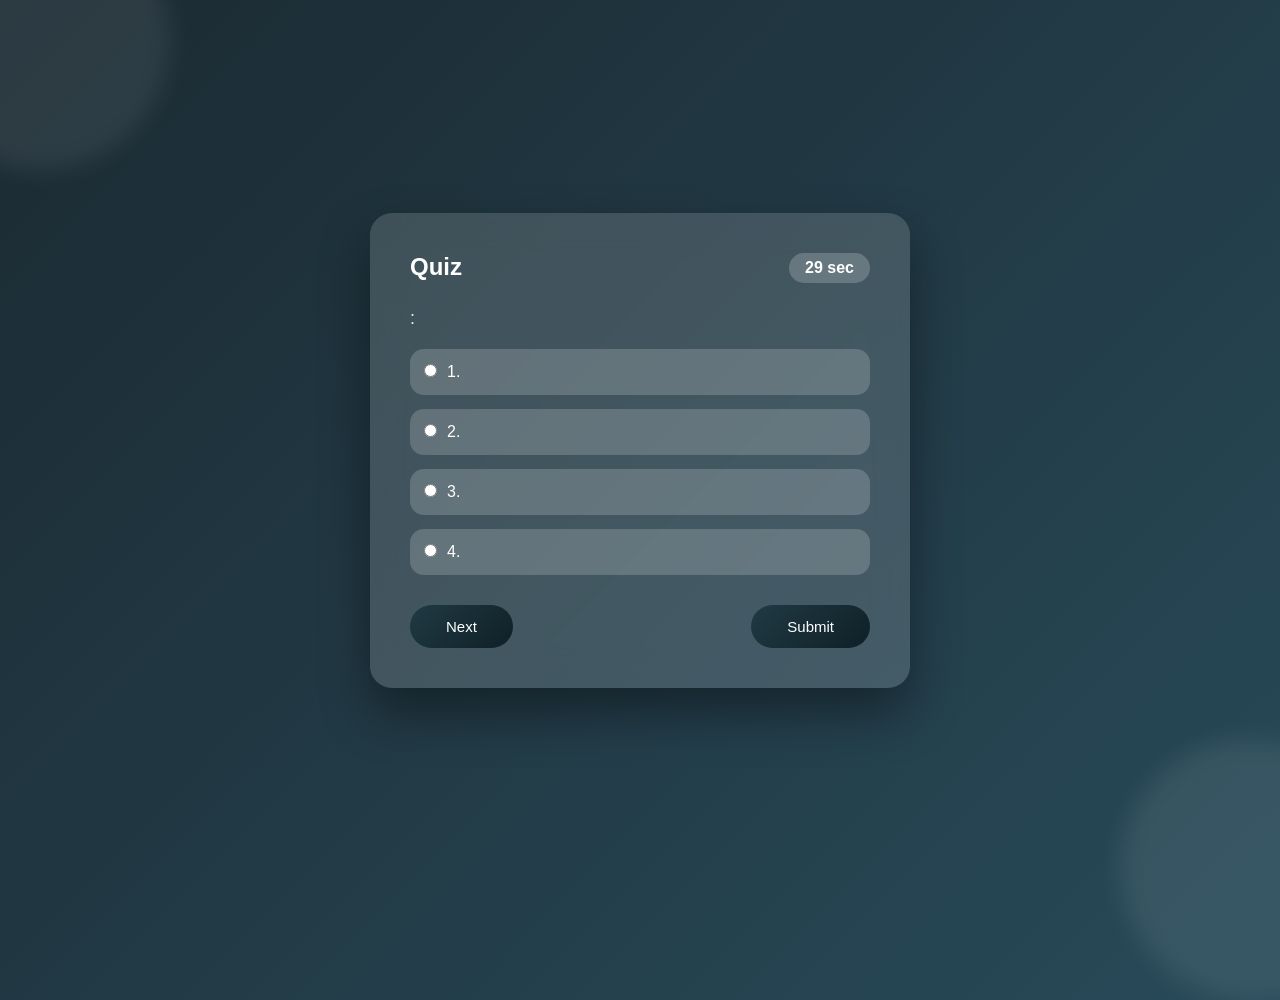
<file: DSA-project/src/main/resources/templates/Quiz.html>
<!DOCTYPE html>
<html lang="en" xmlns:th="http://www.thymeleaf.org">
<head>
<meta charset="UTF-8">
<title>Online Quiz System | Quiz</title>

<style>
*{
    margin:0;
    padding:0;
    box-sizing:border-box;
    font-family:'Segoe UI', Tahoma, Geneva, Verdana, sans-serif;
}


body{
    height:100vh;
    display:flex;
    justify-content:center;
    align-items:center;
    background:linear-gradient(-45deg,#0f2027,#203a43,#2c5364,#1b2a32);
    background-size:400% 400%;
    animation:bgMove 14s ease infinite;
    overflow:hidden;
}


.blob{
    position:absolute;
    width:260px;
    height:260px;
    background:rgba(255,255,255,0.08);
    border-radius:50%;
    filter:blur(12px);
    animation:blobFloat 15s infinite ease-in-out;
}

.blob.one{ top:-90px; left:-90px; }
.blob.two{ bottom:-100px; right:-100px; animation-delay:5s; }


.quiz-box{
    background:rgba(255,255,255,0.15);
    backdrop-filter:blur(18px);
    width:540px;
    padding:40px;
    border-radius:22px;
    box-shadow:0 25px 50px rgba(0,0,0,0.4);
    animation:cardReveal 1.4s ease forwards;
    opacity:0;
    transform:translateY(40px);
}


.quiz-header{
    display:flex;
    justify-content:space-between;
    margin-bottom:25px;
    color:#fff;
}

.timer{
    background:rgba(255,255,255,0.2);
    padding:6px 16px;
    border-radius:20px;
    font-weight:600;
}


.question{
    font-size:18px;
    color:#f0f0f0;
    margin-bottom:20px;
    animation:textUp 1.4s ease forwards;
    opacity:0;
}


.options label{
    display:block;
    padding:14px;
    margin-bottom:14px;
    background:rgba(255,255,255,0.18);
    border-radius:14px;
    cursor:pointer;
    color:#fff;
    transition:0.35s;
}

.options label:hover{
    background:rgba(255,255,255,0.3);
    transform:translateX(5px);
}

.options input{
    margin-right:10px;
}


.btn-box{
    display:flex;
    justify-content:space-between;
    margin-top:30px;
}

.btn{
    padding:13px 36px;
    border:none;
    border-radius:30px;
    background:linear-gradient(135deg,#203a43,#0f2027);
    color:#fff;
    font-size:15px;
    cursor:pointer;
    transition:0.4s;
}

.btn:hover{
    transform:translateY(-3px);
    box-shadow:0 12px 30px rgba(0,0,0,0.4);
}


@keyframes bgMove{
    0%{background-position:0% 50%;}
    50%{background-position:100% 50%;}
    100%{background-position:0% 50%;}
}

@keyframes blobFloat{
    0%,100%{transform:translateY(0);}
    50%{transform:translateY(40px);}
}

@keyframes cardReveal{
    to{opacity:1; transform:translateY(0);}
}

@keyframes textUp{
    from{transform:translateY(20px); opacity:0;}
    to{transform:translateY(0); opacity:1;}
}
</style>
</head>

<body>

<div class="blob one"></div>
<div class="blob two"></div>

<div class="quiz-box">

    <div class="quiz-header">
        <h2><span th:text="${course}"></span> Quiz</h2>
        <div class="timer">30 sec</div>
    </div>

    <form id="quizForm" th:action="@{/Quiz/next}" method="post">
        <div class="question" > <span th:text="${Qno}"></span>: <span th:text="${question.questionText}"></span> </div>

        <div class="options">
            <label><input type="radio" name="choosenOption" value="1">1. <span th:text="${question.options[0]}"></span></label>
            <label><input type="radio" name="choosenOption" value="2">2. <span th:text="${question.options[1]}"></span></label>
            <label><input type="radio" name="choosenOption" value="3">3. <span th:text="${question.options[2]}"></span></label>
            <label><input type="radio" name="choosenOption" value="4">4. <span th:text="${question.options[3]}"></span></label>
        </div>

        <div class="btn-box">
            <button class="btn" id="nextBtn" type="submit" th:if="${isLast != true}">Next</button>
            <button class="btn" id="submitBtn" th:href="@{/result}" th:if="${isLast == true}">Submit</button>
        </div>
    </form>

</div>

<script>
    let time = 30;
    const t = document.querySelector(".timer");

    const interval = setInterval(() => {
        time--;
        t.textContent = time + " sec";

        if (time === 0) {
            clearInterval(interval);
            document.getElementById("quizForm").submit();
        }
    }, 1000);

</script>
</body>
</html>
</file>
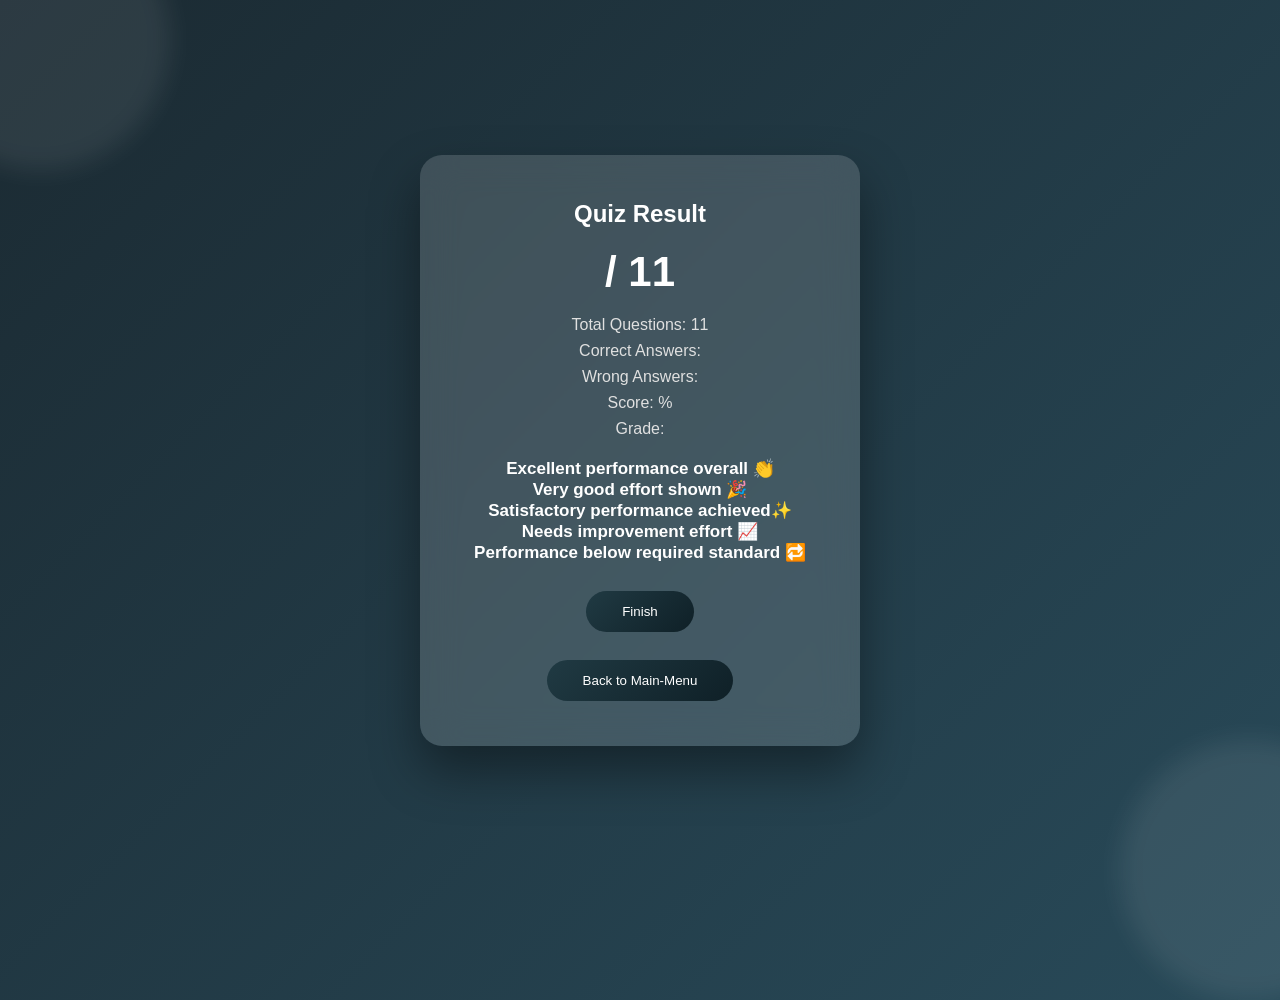
<file: DSA-project/src/main/resources/templates/result.html>
<!DOCTYPE html>
<html lang="en" xmlns:th="http://www.thymeleaf.org">
<head>
<meta charset="UTF-8">
<title>Online Quiz System | Result</title>

<style>
*{
    margin:0;
    padding:0;
    box-sizing:border-box;
    font-family:'Segoe UI', Tahoma, Geneva, Verdana, sans-serif;
}

body{
    height:100vh;
    display:flex;
    justify-content:center;
    align-items:center;
    background:linear-gradient(-45deg,#0f2027,#203a43,#2c5364,#1b2a32);
    background-size:400% 400%;
    animation:bgMove 14s ease infinite;
    overflow:hidden;
}


.blob{
    position:absolute;
    width:260px;
    height:260px;
    background:rgba(255,255,255,0.08);
    border-radius:50%;
    filter:blur(12px);
    animation:blobFloat 15s infinite ease-in-out;
}

.blob.one{ top:-90px; left:-90px; }
.blob.two{ bottom:-100px; right:-100px; animation-delay:5s; }


.result-box{
    background:rgba(255,255,255,0.15);
    backdrop-filter:blur(18px);
    width:440px;
    padding:45px;
    border-radius:22px;
    text-align:center;
    box-shadow:0 25px 50px rgba(0,0,0,0.4);
    animation:cardReveal 1.4s ease forwards;
    opacity:0;
    transform:translateY(40px);
}

h2{
    color:#ffffff;
    margin-bottom:15px;
}

.score{
    font-size:42px;
    font-weight:bold;
    color:#ffffff;
    margin:20px 0;
    animation:scaleUp 1.5s ease;
}

.details p{
    color:#e0e0e0;
    margin:8px 0;
}

.message{
    margin-top:20px;
    font-size:17px;
    color:#ffffff;
    font-weight:600;
}


.btn{
    margin-top:28px;
    padding:13px 36px;
    border:none;
    border-radius:30px;
    background:linear-gradient(135deg,#203a43,#0f2027);
    color:#fff;
    cursor:pointer;
    transition:0.4s;
}

.btn:hover{
    transform:translateY(-3px);
    box-shadow:0 12px 30px rgba(0,0,0,0.4);
}


@keyframes bgMove{
    0%{background-position:0% 50%;}
    50%{background-position:100% 50%;}
    100%{background-position:0% 50%;}
}

@keyframes blobFloat{
    0%,100%{transform:translateY(0);}
    50%{transform:translateY(40px);}
}

@keyframes cardReveal{
    to{opacity:1; transform:translateY(0);}
}

@keyframes scaleUp{
    from{transform:scale(0.8);}
    to{transform:scale(1);}
}
</style>
</head>

<body>

<div class="blob one"></div>
<div class="blob two"></div>

<div class="result-box">
    <h2>Quiz Result</h2>

    <div class="score"><span th:text="${score}"></span> / 11</div>

    <div class="details">
        <p>Total Questions: 11</p>
        <p>Correct Answers: <span th:text="${score}"></span></p>
        <p>Wrong Answers: <span th:text="${11 - score}"></span></p>
        <p>Score: <span th:text="${percentage}"></span>%</p>
        <p>Grade: <span th:text="${grade}"></span></p>
    </div>

    <div class="message" th:switch="${grade}">
        <p th:case="'A'" >Excellent performance overall 👏 </p>
        <p th:case="'B'" >Very good effort shown 🎉</p>
        <p th:case="'C'" >Satisfactory performance achieved✨</p>
        <p th:case="'D'" >Needs improvement effort 📈 </p>
        <p th:case="'F'" >Performance below required standard 🔁</p>

    </div>

    <a href="/thankyou"><button class="btn" type="submit" >Finish</button></a>
    <br>
    <a href="/form"><button class="btn" type="submit" >Back to Main-Menu</button></a>


</div>

</body>
</html>
</file>
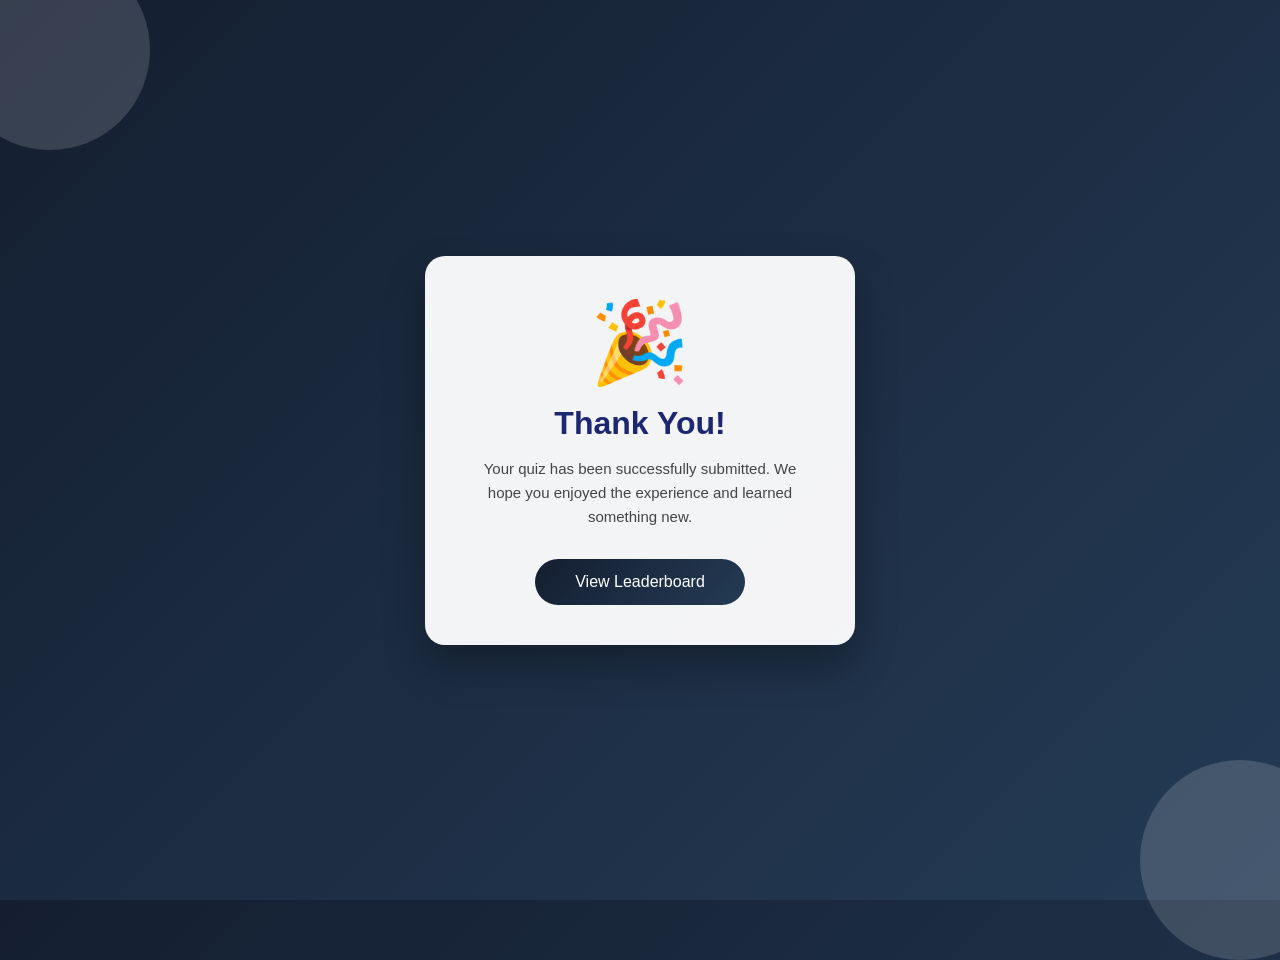
<file: DSA-project/src/main/resources/templates/thankyou.html>
<!DOCTYPE html>
<html lang="en" xmlns:th="http://www.thymeleaf.org">
<head>
    <meta charset="UTF-8">
    <meta name="viewport" content="width=device-width, initial-scale=1.0">
    <title>Thank You | Online Quiz System</title>

    <style>
        *{
            margin:0;
            padding:0;
            box-sizing:border-box;
            font-family:'Segoe UI', Tahoma, Geneva, Verdana, sans-serif;
        }

        body{
            height:100vh;
            display:flex;
            justify-content:center;
            align-items:center;
            background: linear-gradient(135deg, #141e30, #243b55);
            overflow:hidden;
        }

        .circle{
            position:absolute;
            width:200px;
            height:200px;
            background:rgba(255,255,255,0.15);
            border-radius:50%;
            animation:float 6s infinite ease-in-out;
        }

        .circle:nth-child(1){
            top:-50px;
            left:-50px;
        }

        .circle:nth-child(2){
            bottom:-60px;
            right:-60px;
            animation-delay:2s;
        }

        .box{
            background:rgba(255,255,255,0.95);
            padding:40px 50px;
            width:430px;
            border-radius:20px;
            text-align:center;
            box-shadow:0 20px 40px rgba(0,0,0,0.3);
            animation:fadeIn 1.2s ease;
            z-index:1;
        }

        .icon{
            font-size:80px;
            margin-bottom:15px;
            animation:bounce 2.5s infinite;
        }

        h1{
            font-size:32px;
            color:#1d2671;
            margin-bottom:15px;
            animation:slideIn 1.2s ease;
        }

        p{
            font-size:15px;
            color:#444;
            line-height:1.6;
            margin-bottom:30px;
            animation:slideIn 1.6s ease;
        }

        .btn{
            display:inline-block;
            padding:14px 40px;
            font-size:16px;
            color:#fff;
            background: linear-gradient(135deg, #141e30, #243b55);
            border:none;
            border-radius:30px;
            cursor:pointer;
            text-decoration:none;
            transition:all 0.4s ease;
            animation:pulse 2s infinite;
        }

        .btn:hover{
            transform:translateY(-3px) scale(1.05);
            box-shadow:0 10px 25px rgba(0,0,0,0.3);
        }

        @keyframes fadeIn{
            from{opacity:0; transform:translateY(30px);}
            to{opacity:1; transform:translateY(0);}
        }

        @keyframes slideIn{
            from{opacity:0; transform:translateX(-40px);}
            to{opacity:1; transform:translateX(0);}
        }

        @keyframes bounce{
            0%,100%{transform:translateY(0);}
            50%{transform:translateY(-15px);}
        }

        @keyframes pulse{
            0%{box-shadow:0 0 0 0 rgba(195,55,100,0.6);}
            70%{box-shadow:0 0 0 15px rgba(195,55,100,0);}
            100%{box-shadow:0 0 0 0 rgba(195,55,100,0);}
        }

        @keyframes float{
            0%{transform:translateY(0);}
            50%{transform:translateY(20px);}
            100%{transform:translateY(0);}
        }
    </style>
</head>

<body>

    <div class="circle"></div>
    <div class="circle"></div>

    <div class="box">
        <div class="icon">🎉</div>
        <h1>Thank You!</h1>
        <p>
            Your quiz has been successfully submitted.  
            We hope you enjoyed the experience and learned something new.
        </p>
        <a href="/leaderboard" class="btn">View Leaderboard</a>
    </div>

</body>
</html>
</file>
<file: Calculator/style.css>
:root{
    --primary-color: #6c5ce7;
    --secondary-color: #63d9cf;
    --accent-color: #ff7675;
    --glass-color: rgba(225,225,225,0.1);
}

*{
    margin: 0;
    padding: 0;
    box-sizing: border-box;
    font-family:sans-serif ;
}

body{
    min-height: 100vh;
    display: flex;
    justify-content: center;
    align-items: center;
    background: linear-gradient(90deg, var(--primary-color), var(--secondary-color));
}

.calculator{
    background: var(--glass-color);
    backdrop-filter: blur(10px);
    padding: 20px;
    border-radius: 20px;
    box-shadow: 0 8px 32px rgba(225,225,225,0.1);
    border: 2px solid rgba(225,225,225,0.1);
    width: 320px;    
}

.display{
    background: var(--glass-color);
    padding: 20px;
    border-radius: 10px;
    margin-bottom: 20px;
    text-align: center;
    font-size: 2em;
    color: rgb(255, 255, 255);
    overflow: hidden;
    text-overflow: ellipsis;
}

.button{
    display: grid;
    grid-template-columns: repeat(4 , 1fr);
    gap: 10px;
}

button{
    padding: 15px;
    border: none;
    border-radius: 10px;
    font-size: 1.2em;
    cursor: pointer;
    background: var(--glass-color);
    color: rgb(255, 255, 255);
    transition: all 0.3sec ease;
}

button:hover{
    background-color: rgba(225,225,225,0.2);
    transform:  scale(1.08);
}

button:active{
    transform: scale(0.95);
}

.operator{
    background: rgba(157, 126, 241, 0.4);
}

.equals{
    background: var(--accent-color);
    opacity: 1;
}

.clear{
    background: rgba(225,118,117,0.3);
    font-weight: bold;
}
</file>
<file: To do list/style.css>
*{
    margin: 0;
    padding: 0;
}

body{
    background-color: gray;
    text-align: center;
    display: flex;
    align-items: center;
    justify-content: center;
    font-family: arial;
}
.container{
    height: 80vh;
    width: 500px;
    background: rgb(0,0,0);
    background: linear-gradient(90deg, rgba(0,0,0,0.7) 0%, rgba(34,34,34,1) 44%, rgba(65,65,65,1) 100%);
    margin: auto;
    margin-top: 30px;
    padding: 40px;
    border-radius: 20px;
    border: 4px solid white;
    box-shadow: 0 0 1rem rgb(6, 0, 39);
    
}
ul{
    padding: 4rem;
    list-style: none;
}
h2{
    font-size: 30px;
}
.delete{
    color: brown;
    cursor: pointer;
}
li{
    background-color: rgb(162, 173, 182,0.1);
    border-radius: 5px;
    padding: 4px;
    margin-top: 3px;
    color: aliceblue;
    font-family: Arial, sans-serif;
    font-size: 30px;
}
input{
    height: 35px;
    width: 300px;
    border-radius: 5px;
    border: none;
    background-color: rgb(213, 226, 188);
}
#button{
    background-color: black;
    border: none;
    color: aliceblue;
    height: 35px;
    width: 40px;
    border-radius: 8px;
}
</file>
<file: portfolio/portfolio.css>
* {
    margin: 0;
    padding: 0;
}

body {
    background-color: black;
}

nav {
    background-color: #1C1C1E;
    color: aliceblue;
    display: flex;
    justify-content: space-between;
    align-items: center;
    height: 15vh;
    width: 100%;
    box-shadow: 1px 0.5px #00aaff;
}

.logo {
    padding: 0 5%;
    font-family: fantasy;
    font-size: 35px;
    background: linear-gradient(90deg, #0054c2, #00aaff);
    ;
    -webkit-background-clip: text;
    background-clip: text;
    color: transparent;
}

.logo:hover {
    cursor: pointer;
}

.nav-links ul {
    display: flex;
    gap: 30px;
    list-style: none;
    padding-right: 50px;
}

.nav-links ul li a {
    text-decoration: none;
    color: white;
    font-size: 20px;
    font-family: Arial;
    font-weight: bold;
}

.nav-links a:hover {
    color: #00aaff;
    text-decoration: underline rgb(48, 215, 221);
}

.fa {
    display: none;
}

@media only screen and (max-width: 900px) {
    .nav-list {
        position: absolute;
        top: 110px;
        left: 0;
        right: 0;
        text-align: center;
        flex-direction: column;
        background-color: #1c1c1ee1;
        gap: 2rem;
        padding: 10px 0 10px 70px;
        overflow: hidden;
        display: block;
    }

    .nav-links {
        display: none;
    }

    .fa {
        display: block;
        padding-right: 30px;
        color: antiquewhite;
    }

    .fa:hover {
        color: #00aaff;
        cursor: pointer;
    }
}

.intro {
    display: flex;
    justify-content: space-between;
    align-items: center;
    padding: 0 5%;
    padding-top: 120px;
    margin-bottom: 11%;
}

.me {
    font-family: arial;
    color: white;

}

.me h1 {
    font-size: 55px;
    line-height: 1.3;
}

.me h1 span {
    background: linear-gradient(90deg, #0054c2, #00aaff);
    ;
    -webkit-background-clip: text;
    background-clip: text;
    color: transparent;
}

.me p {
    font-size: 25px;
    line-height: 1.5;
    margin-top: 3%;
}

.me a {
    color: white;
    text-decoration: none;
    background: linear-gradient(90deg, #0054c2, #00aaff);
    padding: 1rem 1.5rem;
    border-radius: 30px;
    display: inline-block;
    margin-top: 5%;
    box-shadow: 0 0 5px #003c5a, 0 0 10px #003f91;
    font-family: sans-serif;
}

.me a:hover {
    transform: translateY(-3px);
    box-shadow: 0 0 15px #003c5a, 0 0 10px #003f91;

}

.profile img {
    height: 400px;
    width: 440px;
    border-radius: 45%;
    margin-right: 10px;
    box-shadow: 0 0 20px rgba(0, 183, 255, 0.6);
}


@keyframes float {
    0% {
        transform: translateY(0);
        box-shadow: 0 0 20px rgba(0, 153, 255, 0.6);
    }

    50% {
        transform: translateY(-10px);
        box-shadow: 0 0 50px rgba(16, 187, 255, 0.8);
    }

    100% {
        transform: translateY(0);
        box-shadow: 0 0 20px rgba(0, 153, 255, 0.6);

    }
}

@keyframes spin {
    0% {
        transform: rotate(0deg);
    }

    100% {
        transform: rotate(360deg);
    }
}

.profile img {
    animation: float 3s ease-in-out infinite;
}

.line{
    background: linear-gradient(90deg, #0054c2, #00aaff);
    width: 100%;
    height: 0.4rem;
}
section{
    padding: 1% 5%;
}
.heading{
    color: white;
    text-align: center;
    font-size: 35px;
    font-family: sans-serif;
}
.heading:hover{
    color: aliceblue;
    cursor:pointer;
    text-decoration: underline #0054c2;
}

.skills-container{
    background-color: rgba(128, 128, 128, 0.062);
    height: 635px;
    border: 1px solid gray;
    border-radius: 30px;
}

.skill{
    color: white;
    display: flex;
    align-items: center;
    font-size: 30px;
    padding: 1.5% 2%;
    font-family: monospace;
    word-spacing: -4px;
    letter-spacing: -2px;
    gap: 15px;
    justify-content: center;
    text-shadow: 0 3px  #003047;
}
.skill:hover{
    cursor: pointer;
    color: #78d2ff;
    text-shadow: none;
}
.skill img{
    height: 110px;
    width: 110px;
    border-radius: 50%;
    box-shadow: 0 0 15px #0054c2;
    animation: float 3s ease-in infinite;
    overflow: hidden;
}
.skill img:hover{
    animation: none;
}

.projects-container{
    background-color: rgba(128, 128, 128, 0.041);
    height: 570px;
    display: flex;
    padding: 1.5% 2%;
    align-items: center;
    gap: 30px;
    box-shadow: 0 0 1px aliceblue;
}
.p-card{
    height: 480px;
    width: 400px;
    background-color: rgb(58, 58, 58);
    box-shadow: 0 0 5px #006961 , 0 0 10px #00ffea;
    border: 1px solid #003f91;
    cursor:auto;
    text-align: center;
    color: white;
    font-family: arial;

    transition: transform 0.5s ease,
    box-shadow 0.5s ease;
}
.p-card p{
    font-size: 13px;
    line-height: 1.5rem;
}
.p-card h3{
    color: #0072ac;
    text-shadow: 0 1px #1C1C1E;
}
#sub-head{
    color: #00ffea;
    background-color: rgba(0, 105, 97, 0.3);
    border-radius: 20px;
    width: 60%;
    margin-left: 20% ;
}
#sub-head-1{
    color: #00ffea;
    background-color: rgba(0, 105, 97, 0.3);
    border-radius: 20px;
    width: 40%;
    margin-left: 30% ;
}

.p-card a{
    font-size: 20px;
    background-color: #003c5a;
    padding: 3%;
    color: aliceblue;
    text-decoration: none;
    border-radius: 20px;
    line-height: 5rem;
    box-shadow: 0 0 3px #1C1C1E;

    transition: padding 0.5s ease;
}
.calculator a{
    line-height: 8rem;
}

.p-card:hover{
    transform: translateY(-10px);
    box-shadow: 0 0 15px #003f91 , 0 0 15px #003c5a;
}
.p-card:not(:hover){
    opacity: 0.5;
}
.p-card a:hover{
    font-weight: bold;
    padding: 3.5%;
}
.p-card img{
    margin: 5px;
    height: 250px;
    width: 380px;
}

.contacts{
    height: 50px;
    width: 100%;
    padding-top: 5%;
    display: flex;
    justify-content: center;
    gap: 25px;
}
.contacts a{
    color: rgb(58, 58, 58);
    font-size: 40px;

    transition: transform 0.3s ease;
}
.contacts a:hover{
    color: aliceblue;
    transform: scale(1.5);
    text-shadow: 0 0 10px #003f91;
}

@media only screen and (max-width: 900px) {
    .intro{
        flex-direction: column;
        justify-content: center;
        padding-top: 90px;
        margin-bottom: 5%;
    }
    .me{
        text-align: center;
        line-height: 1.7rem;
    }
    .me h1{
        font-size: 30px;
    }
    .me p{
        font-size: 20px;
    }

    .profile img{
        height: 250px;
        width: 280px;
        margin-top: 20%;
        border-radius: 45%;
        
    }
}

@media only screen and (max-width: 850px) {
    .skill{
        flex-direction: column-reverse;
        font-size: 20px;
        padding: 3.5% 0;
    }
    .skill img{
        height: 65px;
        width: 65px;
    }

    .projects-container{
        flex-direction: column;
        padding: 5% 0;
        height: auto;
    }
    .p-card{
        width: 300px;
        height: 350px;
    }

    .p-card img{
        width: 290px;
        height: 200px;
    }
    .p-card h3{
        font-size: 14px;
    }
    .p-card p{
        font-size: 10px;
        line-height: 0.9rem;
    }
    .p-card a{
        font-size: 14px;
        line-height: 3rem;
    }

    .calculator a{
        line-height: 4.5rem;
    }
}
</file>
<file: rock paper scissor/rockpaper.css>
*{
    margin: 0;
    padding: 0;
    text-align: center;
}

h1{
    background-color: #171215;
    color: white;
    height: 5rem;
    line-height: 5rem;
}
h1:hover{
    background-color: rgb(39, 39, 39);
}

.choice{
    height: 130px;
    width: 130px;
    align-items: center;
    display: flex;
    border-radius: 50%;
    justify-content: center;
}

.choice:hover {
    cursor: pointer;
    background-color: #171215;
}

.choices{
    display: flex;
    justify-content: center;
    align-items: center;
    margin-top: 75px;
    gap: 1.5rem;
}

img{
    height: 125px;
    width: 125px;
}

.score-board{
    display: flex;
    justify-content: center;
    align-items: center;
    font-size: 2rem;
    margin-top: 4rem;
    gap: 4.5rem;
}

#user,#comp{
    font-size: 3.5rem;
}

.msg-container{
    margin-top: 5rem;
}
#msg{
    background-color: #171215;
    color: white;
    font-size: 2rem;
    display: inline;
    padding: 1rem;
    border-radius: 20px;
}

#msg:hover{
    background-color: #6d6d6d;
    color: #000000;
}
</file>
<file: tic tac toe/tictactoe.css>
*{
    margin: 0;
    padding: 0;
}
body{
    background-color: #48705A;
    text-align: center;
}
h1{
    font-family: Verdana, Geneva, Tahoma, sans-serif;
    color: #121619;
    margin-top: 20px;
    text-shadow: 0px 0 10px #b8b8b8;
}
.container{
    height: 70vh;
}
.game{
    height: 60vmin;
    width: 60vmin;
    display: flex;
    flex-wrap: wrap;
    justify-content: center;
    align-items: center;
    gap: 1.5vmin;
    margin-left: 36%;
    margin-top: 5%;
}
.box{
    height: 18vmin;
    width: 18vmin;
    border-radius: 7px;
    border: none;
    box-shadow: 0 0 1rem rgba(0, 0, 0, 0.281);
    font-size: 10vmin;
    color: #09814A;
    background-color: rgb(230, 205, 172);
}
#reset{
    padding: 1rem;
    font-size: 1.15rem;
    background-color: #121619;
    color: whitesmoke;
    border: none;
    border-radius: 25px;
}
#reset:hover{
    transform: translateY(-5px);
    box-shadow: 0 0 15px #b8b8b8;
    cursor: pointer;
}
#new-btn{
    padding: 1.5rem;
    font-size: 1.5rem;
    background-color: #121619;
    color: whitesmoke;
    border: none;
    border-radius: 30px;
}
#new-btn:hover{
    transform: translateY(-5px);
    box-shadow: 0 0 15px #b8b8b8;
    cursor: pointer;
}
#msg{
    color: rgb(230, 205, 172);
    font-size: 8vmin;
}

.msg-container{
    height: 100vmin;
    justify-content: center;
    align-items: center;
    display: flex;
    flex-direction: column;
    gap: 2rem;
}
.hide{
     display: none;
}
</file>
